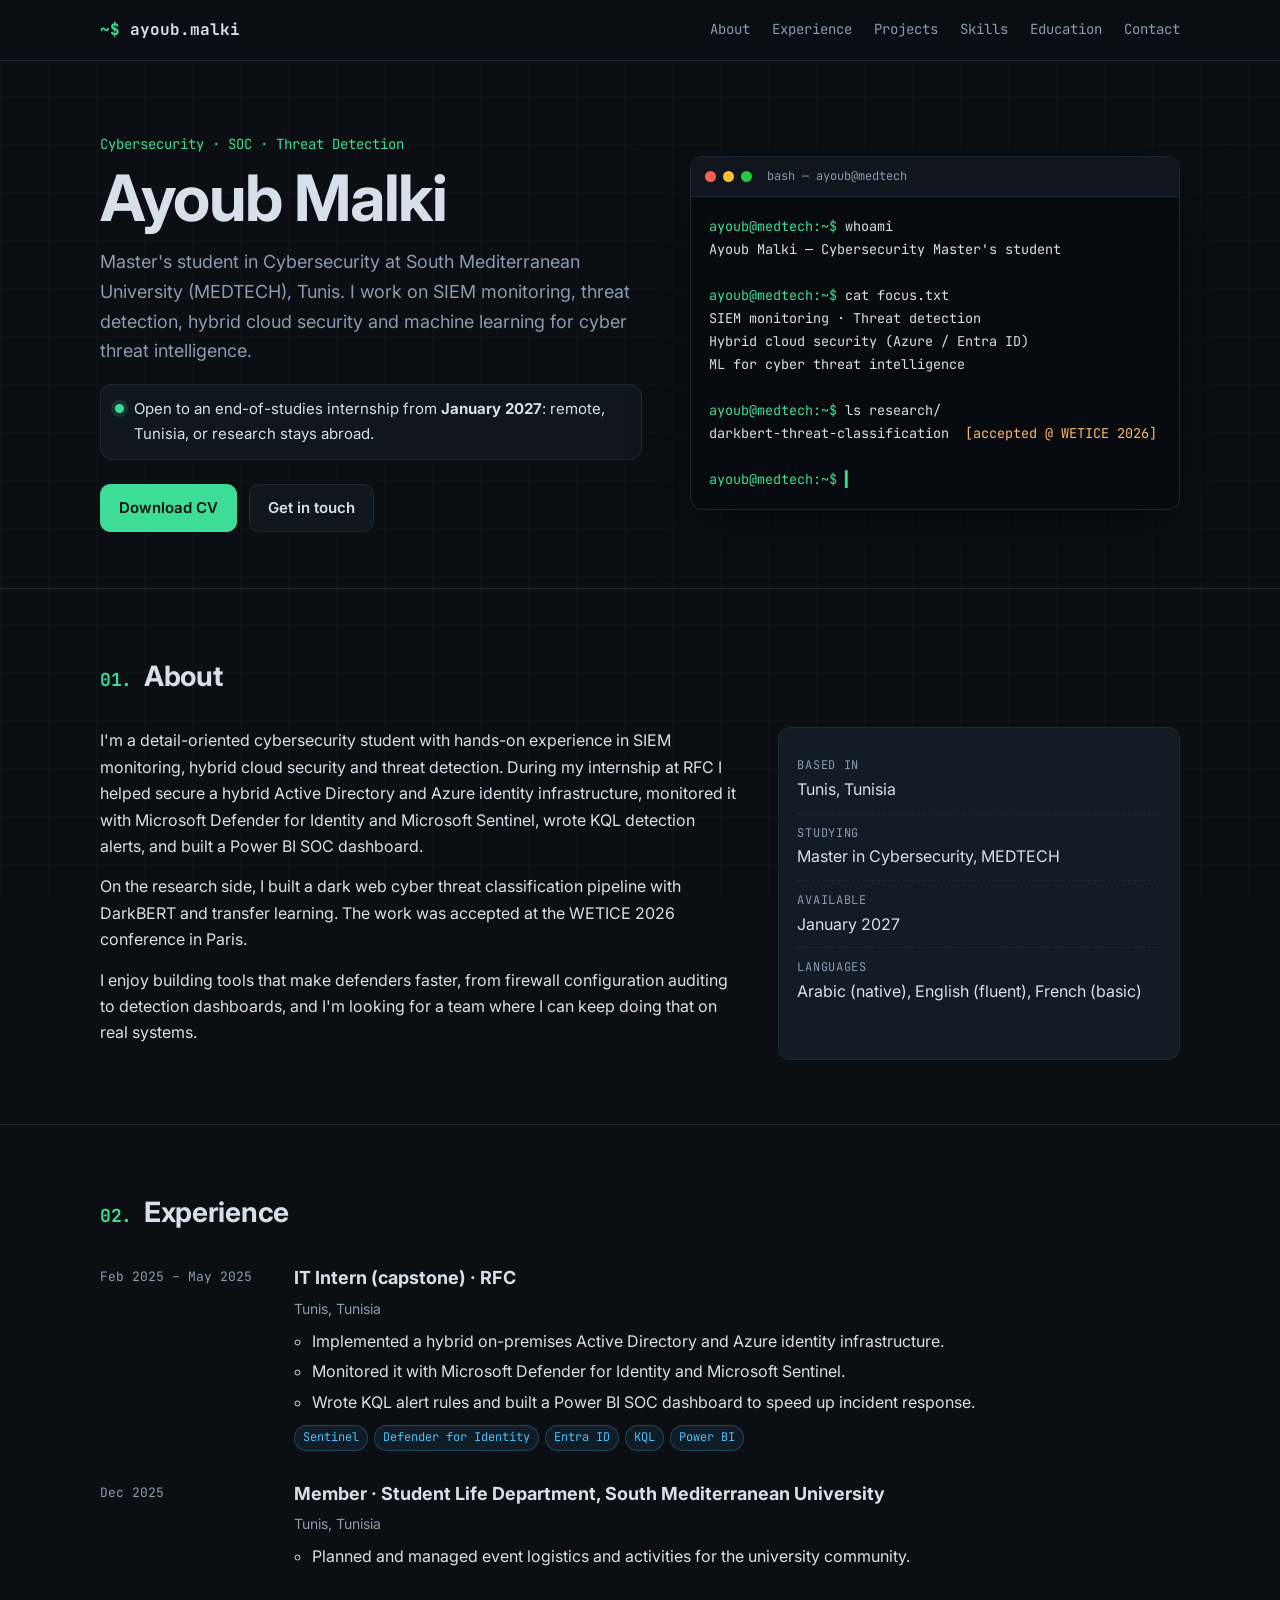
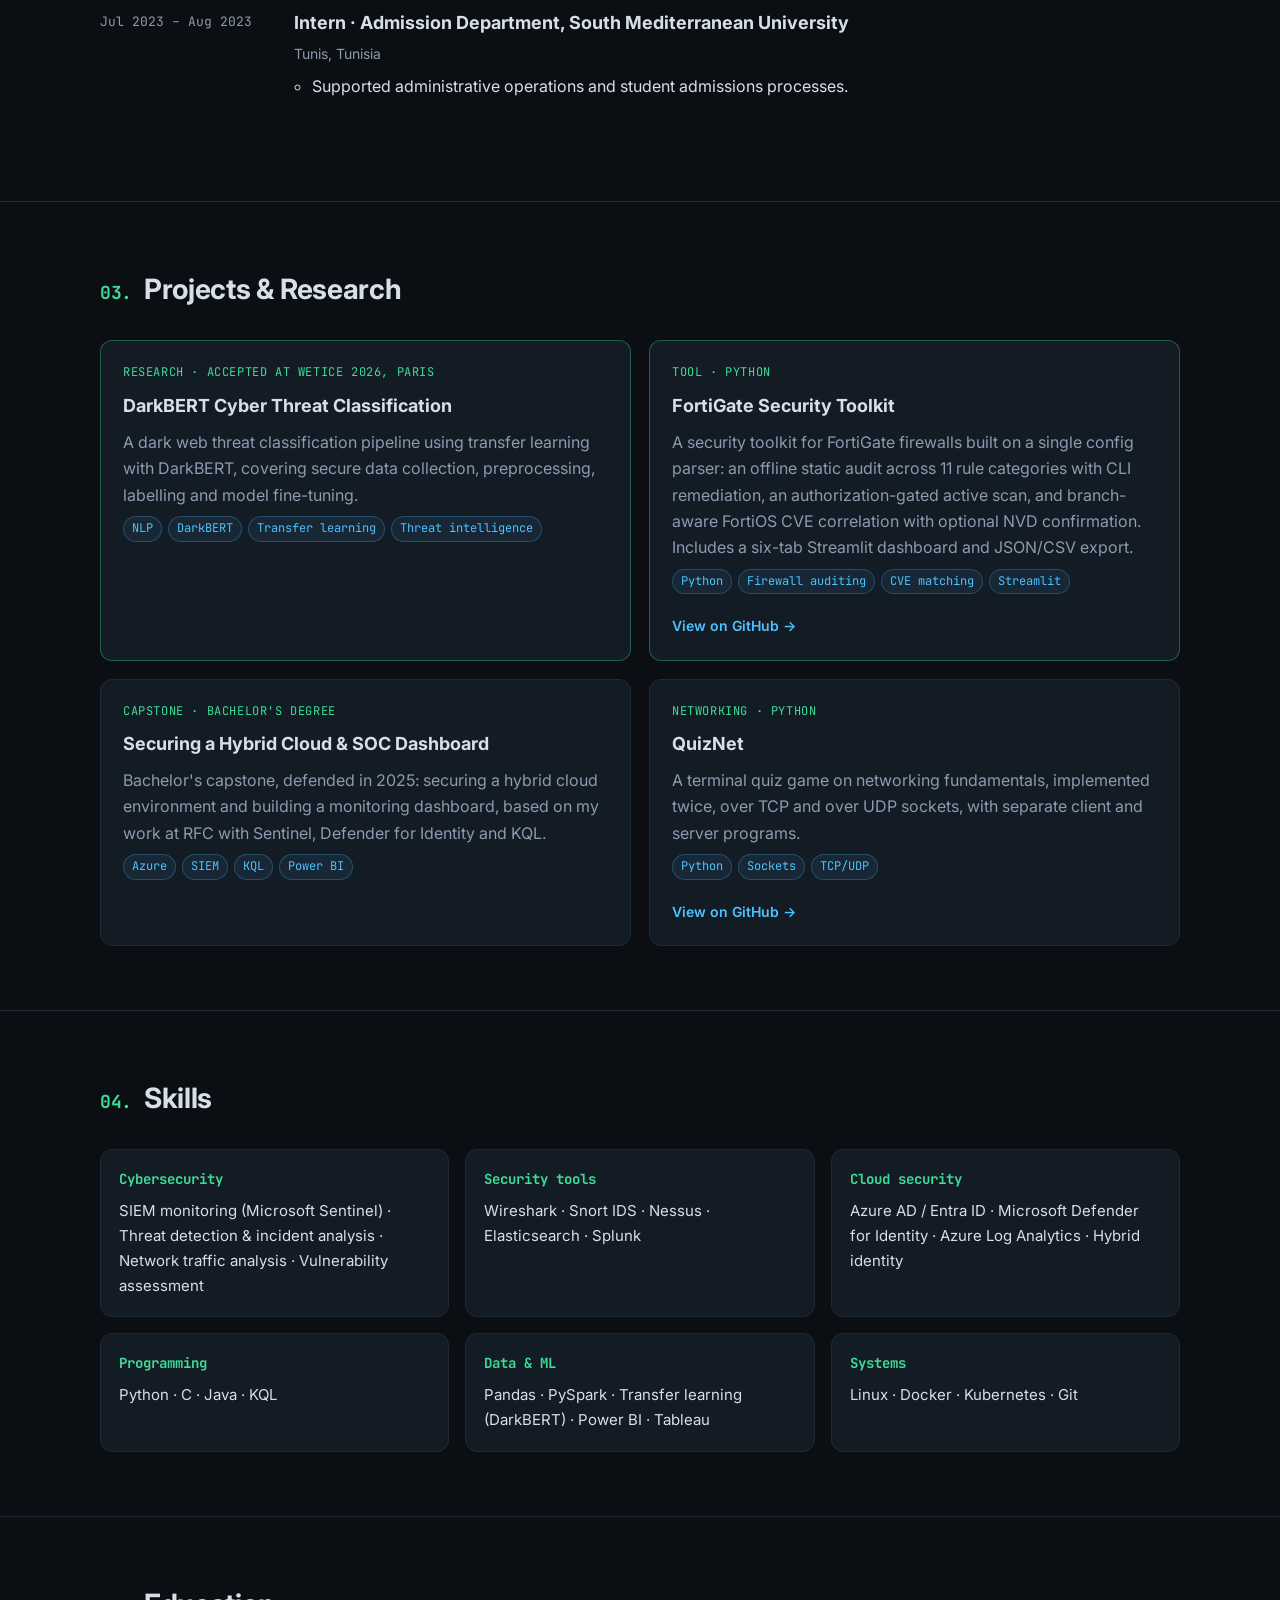
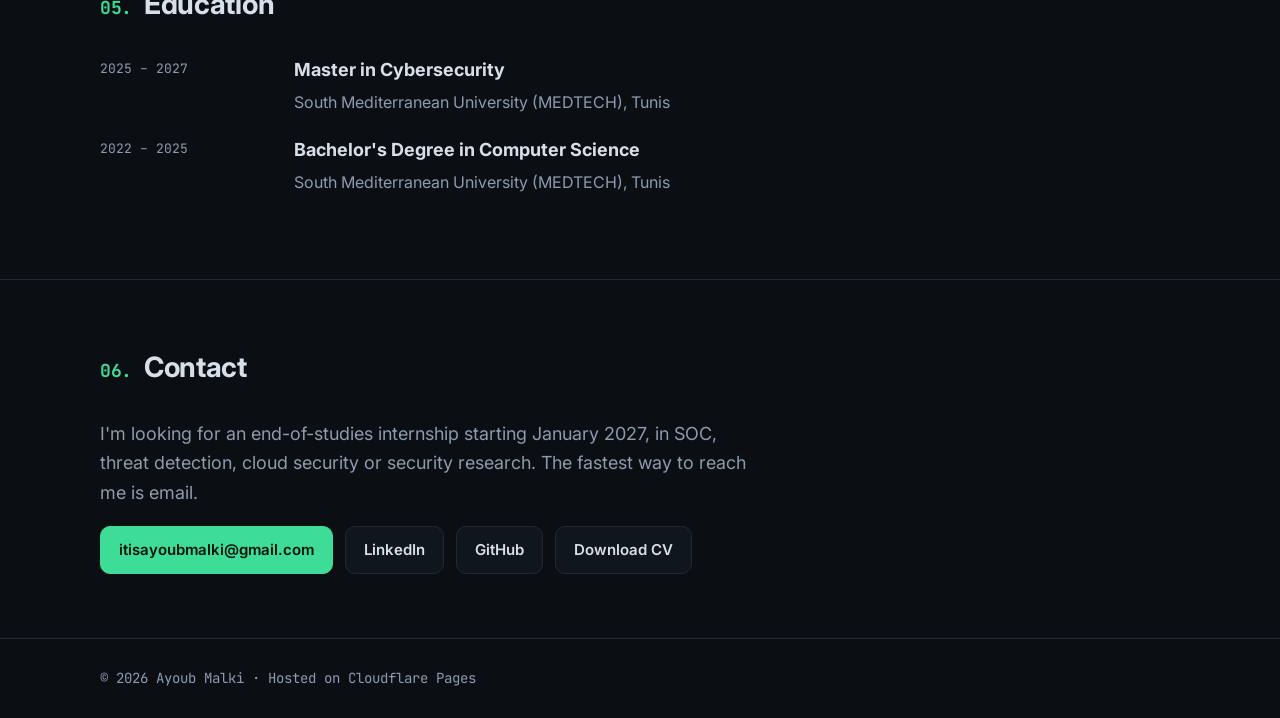
<file: index.html>
<!doctype html>
<html lang="en">
<head>
  <meta charset="utf-8">
  <meta name="viewport" content="width=device-width, initial-scale=1">
  <title>Ayoub Malki — Cybersecurity</title>
  <meta name="description" content="Ayoub Malki — Master's student in Cybersecurity (MEDTECH, Tunis). SIEM monitoring, threat detection, hybrid cloud security and ML for threat intelligence. Open to an end-of-studies internship from January 2027.">
  <meta property="og:title" content="Ayoub Malki — Cybersecurity">
  <meta property="og:description" content="SIEM monitoring, threat detection, hybrid cloud security and ML for threat intelligence. Open to an end-of-studies internship from January 2027.">
  <meta property="og:type" content="website">
  <meta name="theme-color" content="#0b0f14">
  <link rel="icon" href="assets/favicon.svg" type="image/svg+xml">
  <link rel="preconnect" href="https://fonts.googleapis.com">
  <link rel="preconnect" href="https://fonts.gstatic.com" crossorigin>
  <link href="https://fonts.googleapis.com/css2?family=Inter:wght@400;500;600;700&family=JetBrains+Mono:wght@400;500;700&display=swap" rel="stylesheet">
  <link rel="stylesheet" href="style.css">
  <script src="main.js" defer></script>
</head>
<body>
  <a class="skip" href="#main">Skip to content</a>

  <header class="nav">
    <div class="wrap nav-inner">
      <a class="brand" href="#top"><span class="prompt">~$</span> ayoub.malki</a>
      <button class="nav-toggle" aria-expanded="false" aria-controls="nav-links" aria-label="Open menu">
        <span></span><span></span><span></span>
      </button>
      <nav id="nav-links" class="nav-links" aria-label="Main">
        <a href="#about">About</a>
        <a href="#experience">Experience</a>
        <a href="#projects">Projects</a>
        <a href="#skills">Skills</a>
        <a href="#education">Education</a>
        <a href="#contact">Contact</a>
      </nav>
    </div>
  </header>

  <main id="main">
    <section id="top" class="hero">
      <div class="wrap hero-grid">
        <div>
          <p class="eyebrow">Cybersecurity · SOC · Threat Detection</p>
          <h1>Ayoub Malki</h1>
          <p class="lead">Master's student in Cybersecurity at South Mediterranean University (MEDTECH), Tunis. I work on SIEM monitoring, threat detection, hybrid cloud security and machine learning for cyber threat intelligence.</p>
          <p class="status"><span class="dot" aria-hidden="true"></span><span>Open to an end-of-studies internship from <strong>January 2027</strong>: remote, Tunisia, or research stays abroad.</span></p>
          <div class="cta">
            <a class="btn primary" href="assets/Ayoub_Malki_CV.pdf" download>Download CV</a>
            <a class="btn" href="#contact">Get in touch</a>
          </div>
        </div>

        <div class="terminal" role="img" aria-label="Terminal summary: Ayoub Malki, cybersecurity Master's student; focus on SIEM, threat detection, cloud security and ML; research accepted at WETICE 2026.">
          <div class="term-bar" aria-hidden="true"><i></i><i></i><i></i><span>bash — ayoub@medtech</span></div>
          <pre class="term-body" aria-hidden="true"><span class="p">ayoub@medtech:~$</span> whoami
Ayoub Malki — Cybersecurity Master's student

<span class="p">ayoub@medtech:~$</span> cat focus.txt
SIEM monitoring · Threat detection
Hybrid cloud security (Azure / Entra ID)
ML for cyber threat intelligence

<span class="p">ayoub@medtech:~$</span> ls research/
darkbert-threat-classification  <span class="ok">[accepted @ WETICE 2026]</span>

<span class="p">ayoub@medtech:~$</span> <span class="cursor">▍</span></pre>
        </div>
      </div>
    </section>

    <section id="about" class="section">
      <div class="wrap">
        <h2><span class="num">01.</span> About</h2>
        <div class="about-grid">
          <div class="prose">
            <p>I'm a detail-oriented cybersecurity student with hands-on experience in SIEM monitoring, hybrid cloud security and threat detection. During my internship at RFC I helped secure a hybrid Active Directory and Azure identity infrastructure, monitored it with Microsoft Defender for Identity and Microsoft Sentinel, wrote KQL detection alerts, and built a Power BI SOC dashboard.</p>
            <p>On the research side, I built a dark web cyber threat classification pipeline with DarkBERT and transfer learning. The work was accepted at the WETICE 2026 conference in Paris.</p>
            <p>I enjoy building tools that make defenders faster, from firewall configuration auditing to detection dashboards, and I'm looking for a team where I can keep doing that on real systems.</p>
          </div>
          <ul class="facts">
            <li><span>Based in</span>Tunis, Tunisia</li>
            <li><span>Studying</span>Master in Cybersecurity, MEDTECH</li>
            <li><span>Available</span>January 2027</li>
            <li><span>Languages</span>Arabic (native), English (fluent), French (basic)</li>
          </ul>
        </div>
      </div>
    </section>

    <section id="experience" class="section">
      <div class="wrap">
        <h2><span class="num">02.</span> Experience</h2>
        <ol class="timeline">
          <li>
            <div class="when">Feb 2025 – May 2025</div>
            <div class="what">
              <h3>IT Intern (capstone) · RFC</h3>
              <p class="where">Tunis, Tunisia</p>
              <ul>
                <li>Implemented a hybrid on-premises Active Directory and Azure identity infrastructure.</li>
                <li>Monitored it with Microsoft Defender for Identity and Microsoft Sentinel.</li>
                <li>Wrote KQL alert rules and built a Power BI SOC dashboard to speed up incident response.</li>
              </ul>
              <p class="tags"><span>Sentinel</span><span>Defender for Identity</span><span>Entra ID</span><span>KQL</span><span>Power BI</span></p>
            </div>
          </li>
          <li>
            <div class="when">Dec 2025</div>
            <div class="what">
              <h3>Member · Student Life Department, South Mediterranean University</h3>
              <p class="where">Tunis, Tunisia</p>
              <ul>
                <li>Planned and managed event logistics and activities for the university community.</li>
              </ul>
            </div>
          </li>
          <li>
            <div class="when">Jul 2023 – Aug 2023</div>
            <div class="what">
              <h3>Intern · Admission Department, South Mediterranean University</h3>
              <p class="where">Tunis, Tunisia</p>
              <ul>
                <li>Supported administrative operations and student admissions processes.</li>
              </ul>
            </div>
          </li>
        </ol>
      </div>
    </section>

    <section id="projects" class="section">
      <div class="wrap">
        <h2><span class="num">03.</span> Projects &amp; Research</h2>
        <div class="cards">
          <article class="card featured">
            <p class="kicker">Research · Accepted at WETICE 2026, Paris</p>
            <h3>DarkBERT Cyber Threat Classification</h3>
            <p>A dark web threat classification pipeline using transfer learning with DarkBERT, covering secure data collection, preprocessing, labelling and model fine-tuning.</p>
            <p class="tags"><span>NLP</span><span>DarkBERT</span><span>Transfer learning</span><span>Threat intelligence</span></p>
          </article>

          <article class="card featured">
            <p class="kicker">Tool · Python</p>
            <h3>FortiGate Security Toolkit</h3>
            <p>A security toolkit for FortiGate firewalls built on a single config parser: an offline static audit across 11 rule categories with CLI remediation, an authorization-gated active scan, and branch-aware FortiOS CVE correlation with optional NVD confirmation. Includes a six-tab Streamlit dashboard and JSON/CSV export.</p>
            <p class="tags"><span>Python</span><span>Firewall auditing</span><span>CVE matching</span><span>Streamlit</span></p>
            <a class="link" href="https://github.com/JobTheHacker/Security_Audit_Tool" target="_blank" rel="noopener">View on GitHub →</a>
          </article>

          <article class="card">
            <p class="kicker">Capstone · Bachelor's degree</p>
            <h3>Securing a Hybrid Cloud &amp; SOC Dashboard</h3>
            <p>Bachelor's capstone, defended in 2025: securing a hybrid cloud environment and building a monitoring dashboard, based on my work at RFC with Sentinel, Defender for Identity and KQL.</p>
            <p class="tags"><span>Azure</span><span>SIEM</span><span>KQL</span><span>Power BI</span></p>
          </article>

          <article class="card">
            <p class="kicker">Networking · Python</p>
            <h3>QuizNet</h3>
            <p>A terminal quiz game on networking fundamentals, implemented twice, over TCP and over UDP sockets, with separate client and server programs.</p>
            <p class="tags"><span>Python</span><span>Sockets</span><span>TCP/UDP</span></p>
            <a class="link" href="https://github.com/JobTheHacker/Quiznet_using_terminal" target="_blank" rel="noopener">View on GitHub →</a>
          </article>
        </div>
      </div>
    </section>

    <section id="skills" class="section">
      <div class="wrap">
        <h2><span class="num">04.</span> Skills</h2>
        <div class="skills">
          <div class="skill">
            <h3>Cybersecurity</h3>
            <p>SIEM monitoring (Microsoft Sentinel) · Threat detection &amp; incident analysis · Network traffic analysis · Vulnerability assessment</p>
          </div>
          <div class="skill">
            <h3>Security tools</h3>
            <p>Wireshark · Snort IDS · Nessus · Elasticsearch · Splunk</p>
          </div>
          <div class="skill">
            <h3>Cloud security</h3>
            <p>Azure AD / Entra ID · Microsoft Defender for Identity · Azure Log Analytics · Hybrid identity</p>
          </div>
          <div class="skill">
            <h3>Programming</h3>
            <p>Python · C · Java · KQL</p>
          </div>
          <div class="skill">
            <h3>Data &amp; ML</h3>
            <p>Pandas · PySpark · Transfer learning (DarkBERT) · Power BI · Tableau</p>
          </div>
          <div class="skill">
            <h3>Systems</h3>
            <p>Linux · Docker · Kubernetes · Git</p>
          </div>
        </div>
      </div>
    </section>

    <section id="education" class="section">
      <div class="wrap">
        <h2><span class="num">05.</span> Education</h2>
        <ul class="edu">
          <li>
            <div class="when">2025 – 2027</div>
            <div><h3>Master in Cybersecurity</h3><p>South Mediterranean University (MEDTECH), Tunis</p></div>
          </li>
          <li>
            <div class="when">2022 – 2025</div>
            <div><h3>Bachelor's Degree in Computer Science</h3><p>South Mediterranean University (MEDTECH), Tunis</p></div>
          </li>
        </ul>
      </div>
    </section>

    <section id="contact" class="section contact">
      <div class="wrap">
        <h2><span class="num">06.</span> Contact</h2>
        <p class="lead">I'm looking for an end-of-studies internship starting January 2027, in SOC, threat detection, cloud security or security research. The fastest way to reach me is email.</p>
        <div class="contact-links">
          <a class="btn primary" href="mailto:itisayoubmalki@gmail.com">itisayoubmalki@gmail.com</a>
          <a class="btn" href="https://www.linkedin.com/in/ayoub-malki-b497102b2" target="_blank" rel="noopener">LinkedIn</a>
          <a class="btn" href="https://github.com/JobTheHacker" target="_blank" rel="noopener">GitHub</a>
          <a class="btn" href="assets/Ayoub_Malki_CV.pdf" download>Download CV</a>
        </div>
      </div>
    </section>
  </main>

  <footer class="footer">
    <div class="wrap">
      <p>© <span id="year">2026</span> Ayoub Malki · Hosted on Cloudflare Pages</p>
    </div>
  </footer>
</body>
</html>
</file>
<file: style.css>
:root {
  --bg: #0b0f14;
  --bg-2: #10161d;
  --card: #131b24;
  --line: #1f2a36;
  --text: #d7e0ea;
  --muted: #8b9bb0;
  --accent: #3ddc97;
  --accent-2: #4cc2ff;
  --warn: #ffb86b;
  --radius: 12px;
  --mono: "JetBrains Mono", ui-monospace, SFMono-Regular, Consolas, monospace;
  --sans: "Inter", system-ui, -apple-system, "Segoe UI", Roboto, sans-serif;
}

* { box-sizing: border-box; }
html { scroll-behavior: smooth; scroll-padding-top: 72px; }
body {
  margin: 0;
  background: var(--bg);
  color: var(--text);
  font-family: var(--sans);
  font-size: 16px;
  line-height: 1.65;
  -webkit-font-smoothing: antialiased;
}
body::before {
  content: "";
  position: fixed; inset: 0;
  background-image: linear-gradient(var(--line) 1px, transparent 1px), linear-gradient(90deg, var(--line) 1px, transparent 1px);
  background-size: 48px 48px;
  opacity: .18;
  pointer-events: none;
  z-index: -1;
}
a { color: var(--accent-2); text-decoration: none; }
a:hover { text-decoration: underline; }
:focus-visible { outline: 2px solid var(--accent); outline-offset: 3px; border-radius: 4px; }

.wrap { width: min(1080px, 100% - 32px); margin-inline: auto; }
.skip { position: absolute; left: -999px; top: 8px; background: var(--accent); color: #000; padding: 8px 12px; border-radius: 6px; z-index: 100; }
.skip:focus { left: 16px; }

/* Nav */
.nav { position: sticky; top: 0; z-index: 50; background: rgba(11, 15, 20, .85); backdrop-filter: blur(8px); border-bottom: 1px solid var(--line); }
.nav-inner { display: flex; align-items: center; justify-content: space-between; height: 60px; }
.brand { font-family: var(--mono); font-weight: 700; color: var(--text); }
.brand:hover { text-decoration: none; }
.prompt { color: var(--accent); }
.nav-links { display: flex; gap: 22px; }
.nav-links a { color: var(--muted); font-size: 14px; font-family: var(--mono); }
.nav-links a:hover { color: var(--accent); text-decoration: none; }
.nav-toggle { display: none; background: none; border: 1px solid var(--line); border-radius: 8px; padding: 8px; cursor: pointer; }
.nav-toggle span { display: block; width: 20px; height: 2px; background: var(--text); margin: 4px 0; }

/* Hero */
.hero { padding: 72px 0 56px; }
.hero-grid { display: grid; grid-template-columns: 1.05fr .95fr; gap: 48px; align-items: center; }
.eyebrow { font-family: var(--mono); color: var(--accent); font-size: 14px; margin: 0 0 8px; }
h1 { font-size: clamp(40px, 6vw, 64px); line-height: 1.05; margin: 0 0 16px; letter-spacing: -0.02em; }
.lead { font-size: 18px; color: var(--muted); margin: 0 0 18px; max-width: 60ch; }
.status { display: flex; gap: 10px; align-items: baseline; background: var(--bg-2); border: 1px solid var(--line); border-radius: var(--radius); padding: 12px 14px; margin: 0 0 24px; font-size: 15px; }
.status strong { color: var(--text); }
.dot { width: 9px; height: 9px; border-radius: 50%; background: var(--accent); box-shadow: 0 0 0 4px rgba(61, 220, 151, .15); flex: none; transform: translateY(-1px); }
.cta { display: flex; flex-wrap: wrap; gap: 12px; }

.btn { display: inline-flex; align-items: center; gap: 8px; padding: 11px 18px; border-radius: 10px; border: 1px solid var(--line); color: var(--text); font-weight: 600; font-size: 15px; background: var(--bg-2); transition: border-color .15s, transform .15s; }
.btn:hover { border-color: var(--accent); text-decoration: none; transform: translateY(-1px); }
.btn.primary { background: var(--accent); color: #04130c; border-color: var(--accent); }
.btn.primary:hover { filter: brightness(1.08); }

/* Terminal */
.terminal { background: #070a0e; border: 1px solid var(--line); border-radius: var(--radius); overflow: hidden; box-shadow: 0 20px 60px rgba(0, 0, 0, .45); }
.term-bar { display: flex; align-items: center; gap: 7px; padding: 10px 14px; background: var(--bg-2); border-bottom: 1px solid var(--line); }
.term-bar i { width: 11px; height: 11px; border-radius: 50%; background: #ff5f57; }
.term-bar i:nth-child(2) { background: #febc2e; }
.term-bar i:nth-child(3) { background: #28c840; }
.term-bar span { margin-left: 8px; font-family: var(--mono); font-size: 12px; color: var(--muted); }
.term-body { margin: 0; padding: 18px; font-family: var(--mono); font-size: 13.5px; line-height: 1.7; color: var(--text); white-space: pre-wrap; overflow-x: auto; }
.term-body .p { color: var(--accent); }
.term-body .ok { color: var(--warn); }
.cursor { color: var(--accent); animation: blink 1.1s steps(1) infinite; }
@keyframes blink { 50% { opacity: 0; } }

/* Sections */
.section { padding: 64px 0; border-top: 1px solid var(--line); }
h2 { font-size: 28px; margin: 0 0 28px; letter-spacing: -0.01em; }
.num { font-family: var(--mono); color: var(--accent); font-size: 18px; margin-right: 6px; }
h3 { font-size: 18px; margin: 0 0 4px; }
.prose p { margin: 0 0 14px; color: var(--text); }

.about-grid { display: grid; grid-template-columns: 1.6fr 1fr; gap: 36px; }
.facts { list-style: none; margin: 0; padding: 18px; background: var(--card); border: 1px solid var(--line); border-radius: var(--radius); }
.facts li { padding: 10px 0; border-bottom: 1px dashed var(--line); }
.facts li:last-child { border-bottom: 0; }
.facts span { display: block; font-family: var(--mono); font-size: 12px; color: var(--muted); text-transform: uppercase; letter-spacing: .06em; }

/* Timeline */
.timeline { list-style: none; margin: 0; padding: 0; }
.timeline > li { display: grid; grid-template-columns: 170px 1fr; gap: 24px; padding: 0 0 28px; }
.when { font-family: var(--mono); font-size: 13px; color: var(--muted); padding-top: 3px; }
.where { color: var(--muted); font-size: 14px; margin: 0 0 8px; }
.what ul { margin: 0 0 10px; padding-left: 18px; }
.what li { margin: 4px 0; }

.tags { display: flex; flex-wrap: wrap; gap: 6px; margin: 10px 0 0; }
.tags span { font-family: var(--mono); font-size: 12px; color: var(--accent-2); background: rgba(76, 194, 255, .08); border: 1px solid rgba(76, 194, 255, .25); padding: 2px 8px; border-radius: 999px; }

/* Cards */
.cards { display: grid; grid-template-columns: repeat(2, 1fr); gap: 18px; }
.card { background: var(--card); border: 1px solid var(--line); border-radius: var(--radius); padding: 22px; display: flex; flex-direction: column; transition: border-color .15s, transform .15s; }
.card:hover { border-color: rgba(61, 220, 151, .5); transform: translateY(-2px); }
.card.featured { border-color: rgba(61, 220, 151, .35); }
.card p { margin: 0 0 8px; color: var(--muted); }
.card h3 { color: var(--text); margin-bottom: 8px; }
.kicker { font-family: var(--mono); font-size: 12px; color: var(--accent) !important; text-transform: uppercase; letter-spacing: .05em; }
.card .link { margin-top: auto; padding-top: 12px; font-weight: 600; font-size: 14px; }

/* Skills */
.skills { display: grid; grid-template-columns: repeat(3, 1fr); gap: 16px; }
.skill { background: var(--card); border: 1px solid var(--line); border-radius: var(--radius); padding: 18px; }
.skill h3 { font-family: var(--mono); font-size: 14px; color: var(--accent); margin-bottom: 8px; }
.skill p { margin: 0; color: var(--text); font-size: 15px; }

/* Education */
.edu { list-style: none; margin: 0; padding: 0; }
.edu li { display: grid; grid-template-columns: 170px 1fr; gap: 24px; padding: 0 0 20px; }
.edu p { margin: 0; color: var(--muted); }

/* Contact */
.contact-links { display: flex; flex-wrap: wrap; gap: 12px; }

.footer { border-top: 1px solid var(--line); padding: 28px 0; color: var(--muted); font-size: 14px; font-family: var(--mono); }
.footer p { margin: 0; }

/* Responsive */
@media (max-width: 860px) {
  .hero { padding-top: 40px; }
  .hero-grid, .about-grid { grid-template-columns: 1fr; gap: 32px; }
  .cards { grid-template-columns: 1fr; }
  .skills { grid-template-columns: 1fr 1fr; }
}
@media (max-width: 640px) {
  .nav-toggle { display: block; }
  .nav-links { display: none; position: absolute; top: 60px; left: 0; right: 0; flex-direction: column; gap: 0; background: var(--bg); border-bottom: 1px solid var(--line); }
  .nav-links.open { display: flex; }
  .nav-links a { padding: 14px 16px; border-top: 1px solid var(--line); }
  .skills { grid-template-columns: 1fr; }
  .timeline > li, .edu li { grid-template-columns: 1fr; gap: 4px; }
  .term-body { font-size: 12.5px; }
  .btn { flex: 1 1 auto; justify-content: center; }
}
@media (prefers-reduced-motion: reduce) {
  html { scroll-behavior: auto; }
  .cursor { animation: none; }
  .btn, .card { transition: none; }
}
</file>
